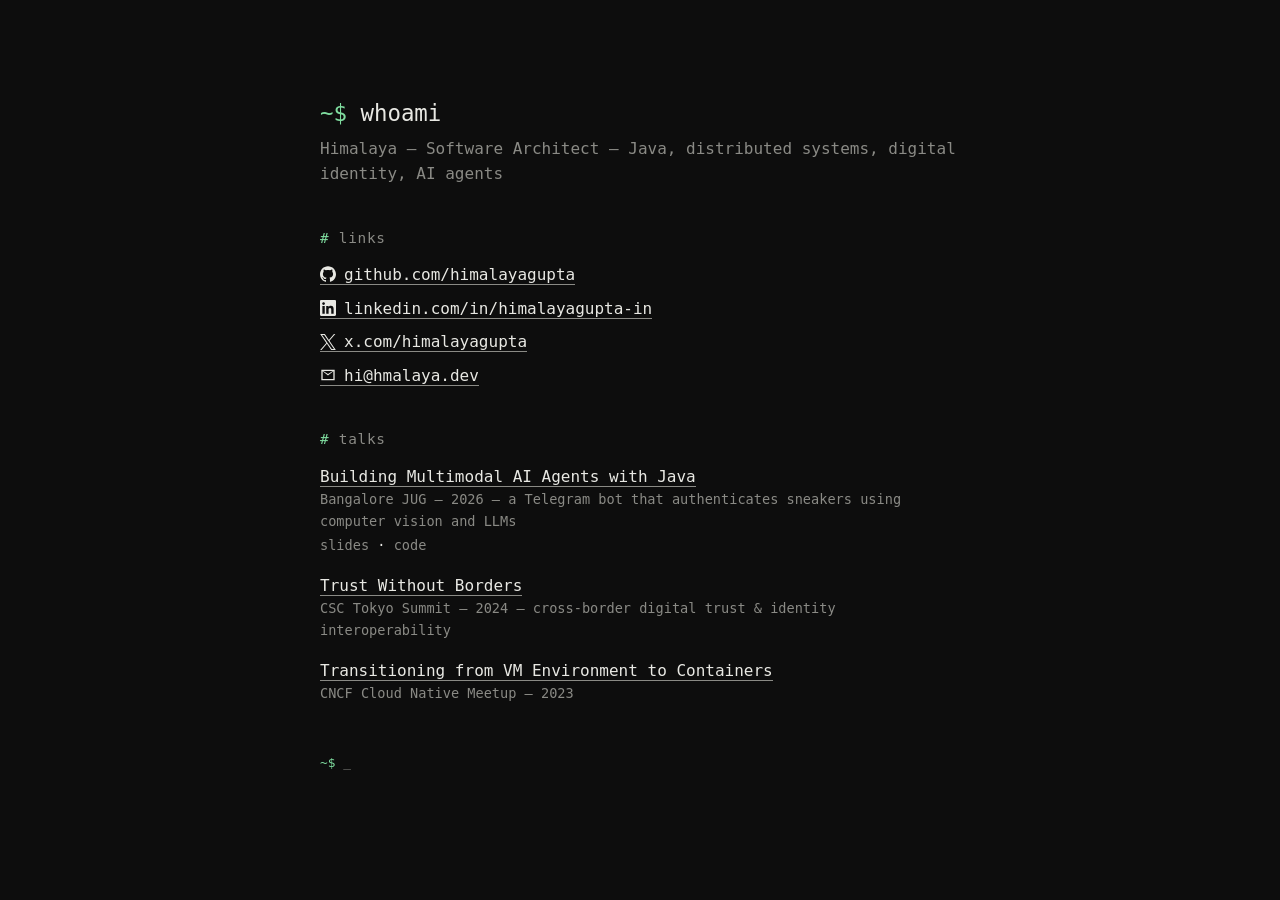
<file: index.html>
<!DOCTYPE html>
<html lang="en">
<head>
<meta charset="UTF-8">
<meta name="viewport" content="width=device-width, initial-scale=1.0">
<title>Himalaya — Software Architect | Java, Distributed Systems, Digital Identity, AI Agents</title>
<meta name="description" content="Himalaya is a Software Architect specializing in Java, distributed systems, digital identity, and AI agents. Talks, writing, and links.">
<meta name="keywords" content="Himalaya, Himalaya Gupta, software architect, Java, distributed systems, digital identity, AI agents, backend engineer, Bangalore">
<meta name="author" content="Himalaya">
<meta name="robots" content="index, follow">
<meta name="theme-color" content="#0d0d0d">
<link rel="canonical" href="https://hmalaya.dev/">

<meta property="og:type" content="website">
<meta property="og:url" content="https://hmalaya.dev/">
<meta property="og:site_name" content="Himalaya">
<meta property="og:title" content="Himalaya — Software Architect">
<meta property="og:description" content="Java, distributed systems, digital identity, AI agents. Talks, writing, and links.">
<meta property="og:image" content="https://hmalaya.dev/assets/og-image.png">
<meta property="og:image:width" content="1200">
<meta property="og:image:height" content="630">
<meta property="og:image:alt" content="Himalaya — Software Architect — Java, distributed systems, digital identity, AI agents">
<meta property="og:locale" content="en_US">

<meta name="twitter:card" content="summary_large_image">
<meta name="twitter:title" content="Himalaya — Software Architect">
<meta name="twitter:description" content="Java, distributed systems, digital identity, AI agents. Talks, writing, and links.">
<meta name="twitter:image" content="https://hmalaya.dev/assets/og-image.png">
<meta name="twitter:creator" content="@himalayagupta">

<link rel="stylesheet" href="style.css">

<script type="application/ld+json">
{
  "@context": "https://schema.org",
  "@type": "Person",
  "name": "Himalaya",
  "url": "https://hmalaya.dev/",
  "jobTitle": "Software Architect",
  "email": "mailto:hi@hmalaya.dev",
  "knowsAbout": ["Java", "Distributed Systems", "Digital Identity", "AI Agents"],
  "sameAs": [
    "https://github.com/himalayagupta",
    "https://www.linkedin.com/in/himalayagupta-in/",
    "https://x.com/himalayagupta"
  ]
}
</script>
</head>
<body>
<main>
  <h1><span class="prompt">~$</span> whoami</h1>
  <p class="tagline">Himalaya — Software Architect — Java, distributed systems, digital identity, AI agents</p>

  <section>
    <h2>links</h2>
    <ul>
      <li><a href="https://github.com/himalayagupta" target="_blank" rel="noopener"><svg class="icon" viewBox="0 0 24 24" aria-hidden="true"><path d="M12 .297c-6.63 0-12 5.373-12 12 0 5.303 3.438 9.8 8.205 11.385.6.113.82-.258.82-.577 0-.285-.01-1.04-.015-2.04-3.338.724-4.042-1.61-4.042-1.61C4.422 18.07 3.633 17.7 3.633 17.7c-1.087-.744.084-.729.084-.729 1.205.084 1.838 1.236 1.838 1.236 1.07 1.835 2.809 1.305 3.495.998.108-.776.417-1.305.76-1.605-2.665-.3-5.466-1.332-5.466-5.93 0-1.31.465-2.38 1.235-3.22-.135-.303-.54-1.523.105-3.176 0 0 1.005-.322 3.3 1.23.96-.267 1.98-.399 3-.405 1.02.006 2.04.138 3 .405 2.28-1.552 3.285-1.23 3.285-1.23.645 1.653.24 2.873.12 3.176.765.84 1.23 1.91 1.23 3.22 0 4.61-2.805 5.625-5.475 5.92.42.36.81 1.096.81 2.22 0 1.606-.015 2.896-.015 3.286 0 .315.21.69.825.57C20.565 22.092 24 17.592 24 12.297c0-6.627-5.373-12-12-12"/></svg>github.com/himalayagupta</a></li>
      <li><a href="https://www.linkedin.com/in/himalayagupta-in/" target="_blank" rel="noopener"><svg class="icon" viewBox="0 0 24 24" aria-hidden="true"><path d="M20.447 20.452h-3.554v-5.569c0-1.328-.027-3.037-1.852-3.037-1.853 0-2.136 1.445-2.136 2.939v5.667H9.351V9h3.414v1.561h.046c.477-.9 1.637-1.85 3.37-1.85 3.601 0 4.267 2.37 4.267 5.455v6.286zM5.337 7.433c-1.144 0-2.063-.926-2.063-2.065 0-1.138.92-2.063 2.063-2.063 1.14 0 2.064.925 2.064 2.063 0 1.139-.925 2.065-2.064 2.065zm1.782 13.019H3.555V9h3.564v11.452zM22.225 0H1.771C.792 0 0 .774 0 1.729v20.542C0 23.227.792 24 1.771 24h20.451C23.2 24 24 23.227 24 22.271V1.729C24 .774 23.2 0 22.222 0h.003z"/></svg>linkedin.com/in/himalayagupta-in</a></li>
      <li><a href="https://x.com/himalayagupta" target="_blank" rel="noopener"><svg class="icon" viewBox="0 0 24 24" aria-hidden="true"><path d="M14.234 10.162 22.977 0h-2.072l-7.591 8.824L7.251 0H.258l9.168 13.343L.258 24H2.33l8.016-9.318L16.749 24h6.993zm-2.837 3.299-.929-1.329L3.076 1.56h3.182l5.965 8.532.929 1.329 7.754 11.09h-3.182z"/></svg>x.com/himalayagupta</a></li>
      <li><a href="mailto:hi@hmalaya.dev"><svg class="icon" viewBox="0 0 24 24" aria-hidden="true"><path d="M2 4h20v16H2V4zm2 2.4V18h16V6.4l-8 6.4-8-6.4zm.8-.4L12 10.5 19.2 6H4.8z"/></svg>hi@hmalaya.dev</a></li>
    </ul>
  </section>

  <section>
    <h2>talks</h2>
    <div class="talk">
      <a class="talk-title" href="https://www.meetup.com/bangalorejug/events/314990831/" target="_blank" rel="noopener">Building Multimodal AI Agents with Java</a>
      <span class="talk-meta">Bangalore JUG — 2026 — a Telegram bot that authenticates sneakers using computer vision and LLMs</span>
      <span class="talk-links"><a href="/talks/multimodal-ai-agents-java/">slides</a> · <a href="https://github.com/himalayagupta/java-meetup-june2026" target="_blank" rel="noopener">code</a></span>
    </div>
    <div class="talk">
      <a class="talk-title" href="https://cloudsignatureconsortium.org/csc-tokyo-summit-trust-without-borders/" target="_blank" rel="noopener">Trust Without Borders</a>
      <span class="talk-meta">CSC Tokyo Summit — 2024 — cross-border digital trust & identity interoperability</span>
    </div>
    <div class="talk">
      <a class="talk-title" href="https://ocgroups.dev/cncf/group/jzp2vbj/event/buxa2p7" target="_blank" rel="noopener">Transitioning from VM Environment to Containers</a>
      <span class="talk-meta">CNCF Cloud Native Meetup — 2023</span>
    </div>
  </section>

  <footer>
    <span class="prompt">~$</span> _
  </footer>
</main>
</body>
</html>
</file>
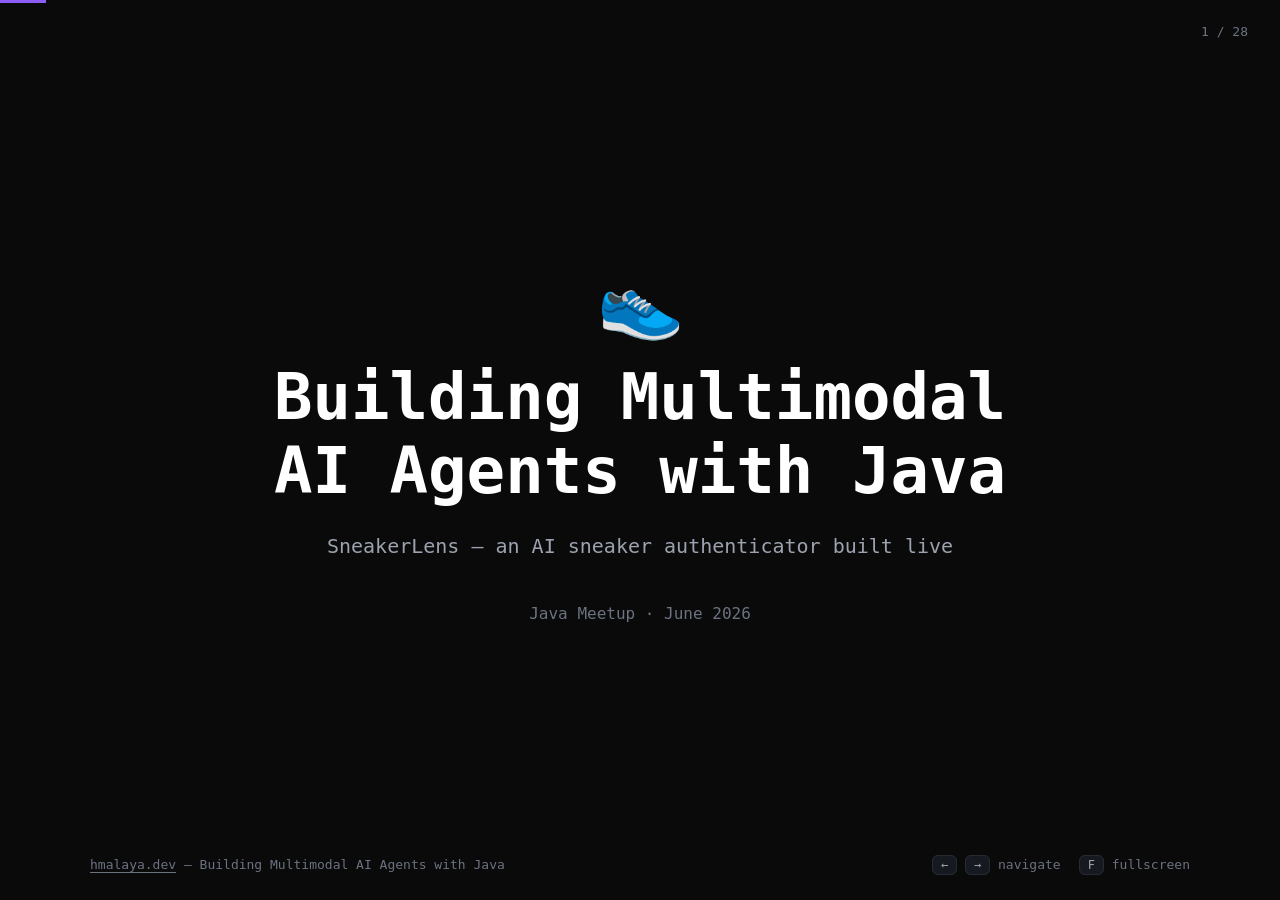
<file: talks/multimodal-ai-agents-java/index.html>
<!DOCTYPE html>
<html lang="en">
<head>
<meta charset="UTF-8">
<meta name="viewport" content="width=device-width, initial-scale=1.0">
<title>Building Multimodal AI Agents with Java — Himalaya</title>
<meta name="description" content="Slides from Himalaya's talk at Bangalore JUG 2026: building a production-grade multimodal AI agent in Java — a Telegram bot that authenticates sneakers using computer vision and LLMs.">
<meta name="robots" content="index, follow">
<link rel="canonical" href="https://hmalaya.dev/talks/multimodal-ai-agents-java/">

<meta property="og:type" content="article">
<meta property="og:url" content="https://hmalaya.dev/talks/multimodal-ai-agents-java/">
<meta property="og:site_name" content="Himalaya">
<meta property="og:title" content="Building Multimodal AI Agents with Java">
<meta property="og:description" content="Talk slides — Bangalore JUG 2026. A production-grade AI agent in Java: a Telegram bot that authenticates sneakers using computer vision and LLMs.">
<meta property="og:image" content="https://hmalaya.dev/assets/og-image.png">
<meta property="og:image:width" content="1200">
<meta property="og:image:height" content="630">

<meta name="twitter:card" content="summary_large_image">
<meta name="twitter:title" content="Building Multimodal AI Agents with Java">
<meta name="twitter:description" content="Talk slides — Bangalore JUG 2026. A production-grade AI agent in Java: a Telegram bot that authenticates sneakers using computer vision and LLMs.">
<meta name="twitter:image" content="https://hmalaya.dev/assets/og-image.png">
<meta name="twitter:creator" content="@himalayagupta">
<style>
    :root {
        --bg: #0a0a0a;
        --card: #111317;
        --card-2: #161a20;
        --border: #262b33;
        --violet: #8b5cf6;
        --violet-light: #a78bfa;
        --green: #4ade80;
        --yellow: #facc15;
        --red: #f87171;
        --text: #e5e7eb;
        --muted: #6b7280;
        --muted-2: #9ca3af;
    }
    * { box-sizing: border-box; }
    html, body {
        margin: 0; padding: 0; height: 100%;
        background: var(--bg);
        color: var(--text);
        font-family: 'SF Mono', 'Cascadia Code', 'Fira Code', Consolas, monospace;
        overflow: hidden;
    }
    #deck { position: relative; width: 100vw; height: 100vh; }
    .slide {
        position: absolute; inset: 0;
        display: none;
        flex-direction: column;
        padding: 64px 90px;
        opacity: 0;
        transition: opacity .25s ease;
    }
    .slide.active { display: flex; opacity: 1; }

    /* ---- Header chip per slide ---- */
    .kicker {
        font-size: 13px; letter-spacing: .2em; text-transform: uppercase;
        color: var(--violet-light); font-weight: 600; margin-bottom: 14px;
        display: flex; align-items: center; gap: 10px;
    }
    .kicker .dot { width: 6px; height: 6px; border-radius: 50%; background: var(--violet-light); }

    h1 { font-size: 52px; margin: 0 0 8px; color: #fff; line-height: 1.15; font-weight: 800; }
    h2 { font-size: 38px; margin: 0 0 28px; color: #fff; font-weight: 800; }
    .subtitle { font-size: 20px; color: var(--muted-2); margin-bottom: 6px; }

    .body { flex: 1; display: flex; flex-direction: column; justify-content: center; gap: 18px; }
    .body.top { justify-content: flex-start; }

    ul.points { list-style: none; padding: 0; margin: 0; display: flex; flex-direction: column; gap: 18px; }
    ul.points li {
        font-size: 24px; color: var(--text); display: flex; gap: 16px; align-items: flex-start;
        line-height: 1.4;
    }
    ul.points li .bullet { color: var(--violet-light); font-size: 20px; margin-top: 4px; }
    ul.points li b { color: #fff; }
    ul.points li .sub { color: var(--muted-2); font-size: 18px; display: block; margin-top: 4px; }

    .grid2 { display: grid; grid-template-columns: 1fr 1fr; gap: 28px; flex: 1; align-items: stretch; }
    .grid3 { display: grid; grid-template-columns: 1fr 1fr 1fr; gap: 24px; flex: 1; }

    .card {
        background: var(--card); border: 1px solid var(--border); border-radius: 18px;
        padding: 28px; display: flex; flex-direction: column; gap: 10px;
    }
    .card h3 { margin: 0 0 6px; font-size: 20px; color: #fff; }
    .card p, .card li { font-size: 16px; color: var(--muted-2); line-height: 1.55; }
    .card.green { border-color: #16653488; background: linear-gradient(135deg, #052e1622, #14532d11); }
    .card.red { border-color: #dc262688; background: linear-gradient(135deg, #1c050522, #450a0a11); }
    .card.violet { border-color: #8b5cf688; background: linear-gradient(135deg, #2e1065aa11, #1e1b4baa11); }

    code, .code {
        font-family: inherit; background: #1a1d24; border: 1px solid var(--border);
        border-radius: 8px; padding: 2px 8px; color: var(--green); font-size: 0.9em;
    }
    pre.code-block {
        background: #0d0f13; border: 1px solid var(--border); border-radius: 14px;
        padding: 22px 26px; font-size: 17px; line-height: 1.6; overflow: auto;
        color: #d1d5db; flex: 1; margin: 0;
    }
    pre.code-block .kw { color: #a78bfa; }
    pre.code-block .str { color: #4ade80; }
    pre.code-block .com { color: #6b7280; font-style: italic; }
    pre.code-block .typ { color: #60a5fa; }
    pre.code-block .met { color: #facc15; }

    /* ---- Special slide types ---- */
    .slide.code-switch { align-items: center; justify-content: center; text-align: center; }
    .slide.code-switch .badge {
        font-size: 15px; letter-spacing: .25em; text-transform: uppercase;
        background: #1a1320; border: 1px solid #4c1d95; color: var(--violet-light);
        padding: 10px 24px; border-radius: 999px; margin-bottom: 28px; font-weight: 700;
    }
    .slide.code-switch .icon { font-size: 90px; margin-bottom: 10px; }
    .slide.code-switch h1 { font-size: 46px; }
    .slide.code-switch .file-path {
        margin-top: 22px; font-size: 20px; color: var(--green);
        background: #0d0f13; border: 1px solid var(--border); border-radius: 10px;
        padding: 12px 22px; display: inline-block;
    }
    .slide.code-switch .hint { color: var(--muted-2); font-size: 18px; margin-top: 18px; max-width: 700px; }

    .slide.demo { align-items: center; justify-content: center; text-align: center; }
    .slide.demo .badge {
        font-size: 15px; letter-spacing: .25em; text-transform: uppercase;
        background: #052e16; border: 1px solid #16653488; color: var(--green);
        padding: 10px 24px; border-radius: 999px; margin-bottom: 28px; font-weight: 700;
    }

    .slide.title { align-items: center; justify-content: center; text-align: center; }
    .slide.title h1 { font-size: 64px; }
    .slide.title .emoji { font-size: 70px; margin-bottom: 18px; }

    .footer-meta {
        position: absolute; bottom: 28px; left: 90px; right: 90px;
        display: flex; justify-content: space-between; align-items: center;
        font-size: 13px; color: var(--muted);
    }
    .progress-track { position: absolute; top: 0; left: 0; height: 3px; background: var(--violet); transition: width .25s; z-index: 10; }

    .nav-hint { display: flex; gap: 18px; }
    .nav-hint kbd {
        background: var(--card-2); border: 1px solid var(--border); border-radius: 6px;
        padding: 2px 8px; font-size: 12px; color: var(--muted-2);
    }

    /* slide counter top right */
    #counter {
        position: fixed; top: 24px; right: 32px; font-size: 13px; color: var(--muted); z-index: 20;
    }

    .two-col-list { columns: 2; column-gap: 40px; }
    .two-col-list li { margin-bottom: 14px; }

    table.compare { width: 100%; border-collapse: collapse; font-size: 17px; }
    table.compare th, table.compare td { border: 1px solid var(--border); padding: 12px 16px; text-align: left; }
    table.compare th { color: #fff; background: var(--card-2); font-size: 14px; text-transform: uppercase; letter-spacing: .05em; }
    table.compare td { color: var(--muted-2); }
    table.compare td.yes { color: var(--green); }
    table.compare td.no { color: var(--red); }

    .arch-row { display: flex; align-items: center; justify-content: center; gap: 14px; flex: 1; }
    .arch-box {
        background: var(--card); border: 1px solid var(--border); border-radius: 16px;
        padding: 22px 26px; text-align: center; min-width: 170px;
    }
    .arch-box .label { font-size: 13px; color: var(--muted); text-transform: uppercase; letter-spacing: .08em; margin-bottom: 6px; }
    .arch-box .name { font-size: 18px; color: #fff; font-weight: 700; }
    .arch-box .meta { font-size: 13px; color: var(--muted-2); margin-top: 4px; }
    .arch-box.local { border-color: #16653488; }
    .arch-box.cloud { border-color: #8b5cf688; }
    .arch-arrow { color: var(--muted); font-size: 26px; }

    /* ---- Layered production architecture diagram ---- */
    .stack { display: flex; flex-direction: column; gap: 8px; flex: 1; justify-content: center; }
    .stack-row { display: flex; justify-content: center; gap: 16px; }
    .stack-arrow { text-align: center; color: var(--muted); font-size: 20px; line-height: 1; margin: 0; }
    .svc-box {
        background: var(--card); border: 1px solid var(--border); border-radius: 14px;
        padding: 14px 20px; text-align: center; min-width: 150px;
    }
    .svc-box .name { font-size: 15px; color: #fff; font-weight: 700; }
    .svc-box .meta { font-size: 11.5px; color: var(--muted-2); margin-top: 3px; }
    .svc-box.edge { border-color: #ca8a0488; }
    .svc-box.compute { border-color: #8b5cf688; }
    .svc-box.data { border-color: #16653488; }
    .svc-box.secret { border-color: #dc262688; }
    .svc-box.ext { border-color: #2563eb88; border-style: dashed; }
    .tls-tag {
        font-size: 11px; color: var(--green); background: #052e16; border: 1px solid #16653488;
        border-radius: 999px; padding: 2px 10px; display: inline-block;
    }

    .bug-card { border-left: 4px solid var(--red); }
    .bug-card .fix { color: var(--green); margin-top: 8px; }
    .bug-card .fix b { color: var(--green); }

    .stat-big { font-size: 56px; font-weight: 800; color: #fff; }
    .stat-label { font-size: 14px; color: var(--muted-2); text-transform: uppercase; letter-spacing: .08em; }

    /* ---- Escalation ladder (tier cards) ---- */
    .ladder { display: flex; flex-direction: column; gap: 14px; flex: 1; justify-content: center; }
    .tier-card {
        display: flex; align-items: center; gap: 24px;
        background: var(--card); border: 1px solid var(--border); border-radius: 16px;
        padding: 20px 28px;
    }
    .tier-card .tier-num {
        font-size: 28px; font-weight: 800; color: var(--muted); min-width: 38px; text-align: center;
    }
    .tier-card.tier-1 { border-left: 4px solid #60a5fa; }
    .tier-card.tier-2 { border-left: 4px solid #facc15; }
    .tier-card.tier-3 { border-left: 4px solid var(--violet); }
    .tier-card .tier-title { font-size: 19px; color: #fff; font-weight: 700; margin-bottom: 4px; }
    .tier-card .tier-trigger { font-size: 15px; color: var(--muted-2); margin-bottom: 6px; }
    .tier-card .tier-example {
        font-size: 13.5px; color: var(--green); background: #052e1655;
        border: 1px solid #16653455; border-radius: 8px; padding: 4px 10px; display: inline-block;
    }
    .ladder-arrow { text-align: center; color: var(--muted); font-size: 18px; }

    /* ---- Checklist grid (2x2 criteria) ---- */
    .checklist-grid { display: grid; grid-template-columns: 1fr 1fr; gap: 26px; flex: 1; }
    .check-card {
        background: var(--card); border: 1px solid var(--border); border-radius: 16px;
        padding: 36px 40px;
        display: flex; flex-direction: column; justify-content: center;
    }
    .check-card .q { font-size: 26px; color: #fff; font-weight: 700; margin-bottom: 16px; }
    .check-card .a { font-size: 19px; color: var(--muted-2); line-height: 1.6; }

    .card-img {
        width: 100%; aspect-ratio: 16/9; object-fit: cover;
        border-radius: 12px; border: 1px solid var(--border);
        margin-bottom: 6px;
    }
</style>
</head>
<body>

<div id="counter"></div>
<div class="progress-track" id="progressTrack"></div>

<div id="deck">

    <!-- 1. TITLE -->
    <section class="slide title">
        <div class="emoji">👟</div>
        <h1>Building Multimodal<br>AI Agents with Java</h1>
        <p class="subtitle" style="margin-top:18px;">SneakerLens — an AI sneaker authenticator built live</p>
        <p style="color:var(--muted); margin-top:40px;">Java Meetup · June 2026</p>
    </section>

    <!-- 2. AGENDA -->
    <section class="slide">
        <div class="kicker"><span class="dot"></span>Agenda</div>
        <h2>What we'll cover in the next hour</h2>
        <div class="body top">
            <ul class="points">
                <li><span class="bullet">01</span><div><b>Intro</b><span class="sub">Why sneaker authentication, why this matters</span></div></li>
                <li><span class="bullet">02</span><div><b>Agentic · Multimodal · Hybrid</b><span class="sub">What these words actually mean, when to use each, when to avoid</span></div></li>
                <li><span class="bullet">03</span><div><b>Demo architecture</b><span class="sub">The 3-step pipeline: local guardrail → identify → authenticate</span></div></li>
                <li><span class="bullet">04</span><div><b>Code walkthrough</b><span class="sub">Switching to VS Code — the real implementation</span></div></li>
                <li><span class="bullet">05</span><div><b>Live demo</b><span class="sub">Upload real sneakers, watch the agent work</span></div></li>
                <li><span class="bullet">06</span><div><b>Lessons learned</b><span class="sub">The real bugs we hit building this — more useful than a clean happy path</span></div></li>
                <li><span class="bullet">07</span><div><b>Q&amp;A</b></div></li>
            </ul>
        </div>
    </section>

    <!-- 3. INTRO HOOK -->
    <section class="slide">
        <div class="kicker"><span class="dot"></span>Intro</div>
        <h2>The problem: sneaker fakes are everywhere</h2>
        <div class="body">
            <ul class="points">
                <li><span class="bullet">→</span><div>Counterfeit sneaker resale is a multi-billion dollar problem globally — and growing fast in the Indian resale market</div></li>
                <li><span class="bullet">→</span><div>Authentication today requires <b>human experts</b> who look at stitching, fonts, materials — knowledge that took years to build</div></li>
                <li><span class="bullet">→</span><div>What if a multimodal LLM could do a first-pass check, instantly, from a phone photo?</div></li>
                <li><span class="bullet">→</span><div>That's <b>SneakerLens</b> — and building it taught me more about agentic system design than any tutorial</div></li>
            </ul>
        </div>
    </section>

    <!-- 3b. OLX SCENARIO -->
    <section class="slide">
        <div class="kicker"><span class="dot"></span>Intro</div>
        <h2>A familiar scenario: buying sneakers off OLX</h2>
        <div class="body">
            <div class="grid2">
                <div class="card red">
                    <img class="card-img" src="assets/manual-inspection.jpeg" alt="Manual sneaker inspection — squinting at photos, checking forums, gut feeling">
                    <h3>😬 Today — manual inspection</h3>
                    <ul style="padding-left: 18px; line-height: 1.6;">
                        <li>Zoom into seller photos, squint at the logo font</li>
                        <li>Cross-check a forum post or "spot the fake" video</li>
                        <li><b>Result:</b> gut feeling — inconsistent, unexplainable</li>
                    </ul>
                </div>
                <div class="card green">
                    <img class="card-img" src="assets/agent-pipeline.png" alt="Agent pipeline — local check, identify, re-ground, structured verdict">
                    <h3>✅ As an agent — same photos</h3>
                    <ul style="padding-left: 18px; line-height: 1.6;">
                        <li><b>Step 0:</b> local model confirms it's actually footwear</li>
                        <li><b>Step 1 → 2:</b> identify the model, then re-ground on <i>that model's</i> specific tells</li>
                        <li><b>Result:</b> structured verdict + evidence — every time, the same way</li>
                    </ul>
                </div>
            </div>
            <p style="text-align:center; color:var(--muted-2); margin-top: 6px;">
                Notice the shape of Step 1 → Step 2: identify <i>first</i>, then use that identity to know what to look for. That two-step reasoning is exactly what "agentic" means — and it's what we're about to define properly.
            </p>
        </div>
    </section>

    <!-- 4. WHAT IS AN AGENT -->
    <section class="slide">
        <div class="kicker"><span class="dot"></span>Concepts</div>
        <h2>What actually makes something "agentic"?</h2>
        <div class="body">
            <div class="card violet">
                <h3>It's not just "calling an LLM"</h3>
                <p>A single prompt → single response is <b>not</b> an agent. It's a function call.</p>
            </div>
            <ul class="points">
                <li><span class="bullet">✓</span><div>An <b>agent</b> exists when one model's output <b>changes what happens next</b> — a different prompt, a different tool, a different path</div></li>
                <li><span class="bullet">✓</span><div>In SneakerLens: Step 1 identifies <code>"Nike Air Jordan 1"</code> → that exact string gets <b>woven into</b> Step 2's system prompt, changing what Step 2 looks for</div></li>
                <li><span class="bullet">✓</span><div>That's the whole trick. No framework magic — just code-controlled branching driven by a prior LLM call's output</div></li>
            </ul>
        </div>
    </section>

    <!-- 5. ESCALATION LADDER -->
    <section class="slide">
        <div class="kicker"><span class="dot"></span>Concepts</div>
        <h2>Three tiers — only escalate when you actually need to</h2>
        <div class="ladder">
            <div class="tier-card tier-1">
                <div class="tier-num">1</div>
                <div>
                    <div class="tier-title">Single LLM call</div>
                    <div class="tier-trigger">You know exactly what to ask, and one request gives you everything you need — no follow-up decisions required.</div>
                    <span class="tier-example">e.g. classify, summarize, extract a field, answer a question</span>
                </div>
            </div>
            <div class="ladder-arrow">↓ escalate only if step 1 isn't enough</div>
            <div class="tier-card tier-2">
                <div class="tier-num">2</div>
                <div>
                    <div class="tier-title">Workflow (code-orchestrated)</div>
                    <div class="tier-trigger">Multiple steps are needed, but <b>you</b> already know the order and logic ahead of time — the model doesn't need to "decide" anything about the flow.</div>
                    <span class="tier-example">e.g. validate input → call LLM → save to DB → send a notification</span>
                </div>
            </div>
            <div class="ladder-arrow">↓ escalate only if the next step's logic genuinely depends on a prior LLM result</div>
            <div class="tier-card tier-3">
                <div class="tier-num">3</div>
                <div>
                    <div class="tier-title">Agent</div>
                    <div class="tier-trigger">One step's <b>output</b> changes <b>what you ask</b> in the next step — not just what data you pass, but the actual question/prompt itself.</div>
                    <span class="tier-example">SneakerLens: Step 1 says "Air Jordan 1" → that string is woven into Step 2's system prompt, changing what it looks for</span>
                </div>
            </div>
        </div>
        <p style="text-align:center; color:var(--muted-2); margin-top: 16px;">
            Most "agent" demos online are actually Tier 1 or 2 wearing a fancier name. The real signal is whether the <i>question changes</i>, not just the data.
        </p>
    </section>

    <!-- 5b. SHOULD YOU EVEN BUILD AN AGENT -->
    <section class="slide">
        <div class="kicker"><span class="dot"></span>Concepts</div>
        <h2>Before reaching for Tier 3, check all four</h2>
        <div class="checklist-grid">
            <div class="check-card">
                <div class="q">🧩 Complexity</div>
                <div class="a">Is the task genuinely multi-step and hard to fully specify in advance? ("Turn this design doc into a PR" — yes. "Extract the title from this PDF" — no, that's Tier 1.)</div>
            </div>
            <div class="check-card">
                <div class="q">💰 Value</div>
                <div class="a">Does the outcome justify the extra cost and latency? Agents are slower and pricier than a single call — that has to be worth it.</div>
            </div>
            <div class="check-card">
                <div class="q">🎯 Viability</div>
                <div class="a">Is the model actually capable at this specific task type? Sneaker authentication leans on strong vision + domain knowledge — Gemini can do it. Not every task is a good fit yet.</div>
            </div>
            <div class="check-card">
                <div class="q">🛟 Cost of error</div>
                <div class="a">Can mistakes be caught and recovered from? Tests, human review, rollback. If a wrong answer is expensive and silent, that's a reason to stay simpler.</div>
            </div>
        </div>
        <p style="text-align:center; color:var(--muted-2); margin-top: 16px;">
            If the answer to <b>any one</b> of these is "no," stay at a simpler tier — a workflow or a single call will serve you better than an agent.
        </p>
    </section>

    <!-- 6. MULTIMODAL -->
    <section class="slide">
        <div class="kicker"><span class="dot"></span>Concepts</div>
        <h2>Multimodal: not just text in, text out</h2>
        <div class="body">
            <div class="grid2">
                <div class="card">
                    <h3>What it means here</h3>
                    <p>Gemini 2.5 Flash takes <b>images + text in the same request</b>. No separate OCR step, no separate vision model glued on with string parsing.</p>
                    <p>We send up to 4 photos (top / side / sole / label) as <code>Part.fromBytes()</code> alongside the prompt text — one request, native understanding of both.</p>
                </div>
                <div class="card">
                    <h3>Why it matters for this use case</h3>
                    <p>Authentication is inherently visual: stitching density, font kerning on logos, sole texture — things a human expert <i>looks at</i>, not reads.</p>
                    <p>A text-only LLM literally cannot do this task. Multimodal isn't a nice-to-have here — it's the entire premise.</p>
                </div>
            </div>
        </div>
    </section>

    <!-- 7. HYBRID ARCHITECTURE -->
    <section class="slide">
        <div class="kicker"><span class="dot"></span>Concepts</div>
        <h2>Hybrid: local model + cloud LLM</h2>
        <div class="body">
            <ul class="points">
                <li><span class="bullet">→</span><div><b>The idea:</b> not every check needs a $$ multimodal LLM call. A cheap, fast, local model can pre-filter before the expensive call happens</div></li>
                <li><span class="bullet">→</span><div>In SneakerLens: a local <b>ResNet18 (ImageNet)</b> classifier checks "is this even a shoe?" <b>before</b> Gemini is called at all</div></li>
                <li><span class="bullet">→</span><div>Cost asymmetry: local inference ≈ free + ~0.2s. A rejected Gemini call still would've cost tokens + 5-10s of latency</div></li>
            </ul>
            <div class="card green" style="margin-top: 10px;">
                <h3>When to reach for this pattern</h3>
                <p>Whenever a cheap signal can reject obviously-bad input before your expensive step runs: image quality checks, language detection, profanity filters, "is this even on-topic" gates.</p>
            </div>
        </div>
    </section>

    <!-- 8. WHEN TO AVOID HYBRID -->
    <section class="slide">
        <div class="kicker"><span class="dot"></span>Concepts</div>
        <h2>When to avoid the hybrid pattern</h2>
        <div class="body">
            <div class="grid2">
                <div class="card red">
                    <h3>Skip it when…</h3>
                    <ul style="padding-left: 18px;">
                        <li>Traffic volume is low — the engineering cost of running a second model outweighs savings</li>
                        <li>The "cheap" model needs constant retraining/tuning to stay accurate — now you have two ML systems to maintain</li>
                        <li>Latency budget doesn't allow a sequential local-then-cloud hop</li>
                    </ul>
                </div>
                <div class="card green">
                    <h3>Use it when…</h3>
                    <ul style="padding-left: 18px;">
                        <li>A pretrained, off-the-shelf model already solves your filter (like ImageNet for "is this a shoe")</li>
                        <li>You expect meaningful volume of bad/abusive input</li>
                        <li>Cost-per-call on the expensive step is high enough to justify the guardrail</li>
                    </ul>
                </div>
            </div>
        </div>
    </section>

    <!-- 9. DEMO ARCHITECTURE -->
    <section class="slide">
        <div class="kicker"><span class="dot"></span>Architecture</div>
        <h2>SneakerLens: the full pipeline</h2>
        <div class="body">
            <div class="arch-row">
                <div class="arch-box"><div class="label">Input</div><div class="name">📷 1–4 Photos</div></div>
                <div class="arch-arrow">→</div>
                <div class="arch-box local"><div class="label">Step 0 · Local</div><div class="name">ResNet18</div><div class="meta">"Is this a shoe?" · ~0.2s · free</div></div>
                <div class="arch-arrow">→</div>
                <div class="arch-box cloud"><div class="label">Step 1 · Gemini</div><div class="name">Identify</div><div class="meta">Brand, model, colorway, year</div></div>
                <div class="arch-arrow">→</div>
                <div class="arch-box cloud"><div class="label">Step 2 · Gemini</div><div class="name">Authenticate</div><div class="meta">Verdict, condition, resale (₹)</div></div>
            </div>
            <p style="text-align:center; color: var(--muted-2); margin-top: 20px;">
                Step 1's output (e.g. <code>"Air Jordan 1"</code>) is woven into Step 2's <b>system prompt</b> — that's the agentic part.
            </p>
        </div>
    </section>

    <!-- 10. TECH STACK -->
    <section class="slide">
        <div class="kicker"><span class="dot"></span>Architecture</div>
        <h2>The Java stack, end to end</h2>
        <div class="body">
            <div class="grid3">
                <div class="card">
                    <h3>🌱 Spring Boot 3.4</h3>
                    <p>Web MVC + Thymeleaf for server-rendered UI. JPA + MariaDB for users &amp; analysis history. HttpSession for auth.</p>
                </div>
                <div class="card">
                    <h3>🤖 Gemini Calls</h3>
                    <p><code>com.google.genai</code> SDK directly (API key, not Vertex). <code>spring-ai-model</code>'s <code>BeanOutputConverter</code> for structured JSON output.</p>
                </div>
                <div class="card">
                    <h3>🧠 Local Model</h3>
                    <p>DJL (Deep Java Library) + PyTorch engine running a pretrained ResNet18 — pure Java, no Python sidecar process.</p>
                </div>
            </div>
        </div>
    </section>

    <!-- 11. CODE SWITCH: Domain Models -->
    <section class="slide code-switch">
        <div class="badge">💻 Switch to VS Code</div>
        <div class="icon">📦</div>
        <h1>The domain models</h1>
        <p class="hint">Records as the contract Gemini's JSON has to match — <code>@JsonPropertyDescription</code> becomes the schema sent to the model</p>
        <div class="file-path">model/SneakerIdentity.java · model/AuthenticityVerdict.java</div>
    </section>

    <!-- 12. CODE SWITCH: PromptBuilder -->
    <section class="slide code-switch">
        <div class="badge">💻 Switch to VS Code</div>
        <div class="icon">✍️</div>
        <h1>The dynamic prompt</h1>
        <p class="hint">This is where the "agent" actually happens — Step 1's identity gets formatted directly into Step 2's system prompt string</p>
        <div class="file-path">service/PromptBuilder.java</div>
    </section>

    <!-- 13. CODE SWITCH: Agent Service -->
    <section class="slide code-switch">
        <div class="badge">💻 Switch to VS Code</div>
        <div class="icon">🔗</div>
        <h1>The two-step chain</h1>
        <p class="hint">Guardrail → Step 1 → Step 2. Plus the retry-with-backoff wrapper for Gemini's transient 503s</p>
        <div class="file-path">service/SneakerAgentService.java</div>
    </section>

    <!-- 14. CODE SWITCH: Guardrail -->
    <section class="slide code-switch">
        <div class="badge">💻 Switch to VS Code</div>
        <div class="icon">🛡️</div>
        <h1>The local guardrail</h1>
        <p class="hint">DJL Criteria builder loading a pretrained ResNet18 — runs once at startup, predicts per-upload at request time</p>
        <div class="file-path">service/ShoeGuardrailService.java</div>
    </section>

    <!-- 15. DEMO SLIDE -->
    <section class="slide demo">
        <div class="badge">🎬 Live Demo</div>
        <h1>Let's break it on stage</h1>
        <p class="hint" style="color:var(--muted-2); font-size: 20px; max-width: 600px; margin-top: 14px;">
            Login → upload real sneaker photos → watch Step 0 / 1 / 2 run live → check the admin dashboard
        </p>
    </section>

    <!-- 16. LESSONS: Array bug -->
    <section class="slide">
        <div class="kicker"><span class="dot"></span>Lessons Learned</div>
        <h2>Bug #1 — Gemini returned an array, not an object</h2>
        <div class="body">
            <div class="card bug-card">
                <h3>What happened</h3>
                <p>Uploaded photos contained two visually distinct sneakers. Gemini "helpfully" described both — as a JSON <b>array</b> of two identity objects. Our schema expected exactly one. Jackson threw <code>MismatchedInputException</code> and the whole analysis crashed.</p>
                <p class="fix"><b>Fix:</b> explicit prompt instruction ("always one object, never an array") + defensive code that unwraps an array and takes the first element rather than crashing.</p>
            </div>
        </div>
    </section>

    <!-- 17. LESSONS: refresh bug -->
    <section class="slide">
        <div class="kicker"><span class="dot"></span>Lessons Learned</div>
        <h2>Bug #2 — refresh kept re-running the whole analysis</h2>
        <div class="body">
            <div class="card bug-card">
                <h3>What happened</h3>
                <p>The POST handler returned the result view directly. Browser's last action stayed a <code>POST</code> — hitting refresh (or even our own "reload" button) silently resubmitted the form, re-running both Gemini calls.</p>
                <p class="fix"><b>Fix:</b> classic POST → Redirect → GET. Then went further: AJAX <code>fetch()</code> submission so the page never navigates at all — uploaded photos survive across errors and re-analysis too.</p>
            </div>
        </div>
    </section>

    <!-- 18. LESSONS: model drift -->
    <section class="slide">
        <div class="kicker"><span class="dot"></span>Lessons Learned</div>
        <h2>Bug #3 — the model underneath you can just... change</h2>
        <div class="body">
            <div class="card bug-card">
                <h3>What happened</h3>
                <p><code>gemini-2.0-flash</code> started returning <b>404 — model no longer available</b> mid-build, with no code change on our side. A different model also briefly hit a free-tier quota of <code>limit: 0</code>.</p>
                <p>This isn't a Gemini-specific quirk — it's the industry norm. <b>OpenAI</b> deprecates and retires model snapshots constantly (<code>gpt-4-0314</code>, <code>gpt-4-32k</code>, multiple <code>preview</code> tags gone within months). Anthropic and Google do the same on a slower cadence.</p>
                <p class="fix"><b>Fix:</b> moved to <code>gemini-2.5-flash</code>, added retry-with-exponential-backoff for transient <code>503</code>/<code>429</code>s, and — the real lesson — <b>never hardcode a model ID as a fact you can forget about.</b> Treat it as a config value you'll revisit, the same way you'd treat a third-party API version string.</p>
            </div>
        </div>
    </section>

    <!-- 19. TOKEN ECONOMICS -->
    <section class="slide">
        <div class="kicker"><span class="dot"></span>Cost &amp; Economics</div>
        <h2>What does one analysis actually cost?</h2>
        <div class="body">
            <div class="grid3">
                <div class="card">
                    <div class="stat-label">Step 0 · Local</div>
                    <div class="stat-big" style="color:var(--green);">₹0</div>
                    <p>Runs on your own CPU. No API cost, ~0.2-0.7s.</p>
                </div>
                <div class="card">
                    <div class="stat-label">Step 1 · Identify</div>
                    <div class="stat-big" style="color:var(--violet-light);">~1.5-3K</div>
                    <p>tokens (input-heavy — images dominate the cost)</p>
                </div>
                <div class="card">
                    <div class="stat-label">Step 2 · Authenticate</div>
                    <div class="stat-big" style="color:var(--violet-light);">~2-4K</div>
                    <p>tokens (more output — evidence, verdict, resale)</p>
                </div>
            </div>
            <p style="text-align:center; color:var(--muted-2); margin-top: 10px;">Shown live in the app's own "Agent Token Usage" panel — built so the audience can see the real cost, not a guess.</p>
        </div>
    </section>

    <!-- 19b. HOW IMAGES BECOME TOKENS -->
    <section class="slide">
        <div class="kicker"><span class="dot"></span>Cost &amp; Economics</div>
        <h2>How does an image become "tokens"?</h2>
        <div class="body">
            <ul class="points">
                <li><span class="bullet">→</span><div>Gemini tiles each image into fixed chunks — roughly <b>258 tokens per tile</b> for images ≤384×384; bigger photos get split into multiple tiles. A typical phone photo can run 1-2 tiles.</div></li>
                <li><span class="bullet">→</span><div>Today, SneakerLens sends raw bytes inline via <code>Part.fromBytes()</code> — JSON over HTTP requires this to travel as <b>base64</b> on the wire (~33% size inflation over raw bytes).</div></li>
                <li><span class="bullet">→</span><div><b>The expensive mistake:</b> we send all 4 photos in Step 1, <i>then send the same 4 photos again</i> in Step 2 — full image-token cost paid twice for identical bytes.</div></li>
            </ul>
            <div class="card violet">
                <h3>The fix we didn't ship (yet)</h3>
                <p>Gemini's <b>Files API</b> lets you upload media once, get back a file reference, and pass that reference into multiple <code>generateContent</code> calls (valid 48h) — pay the upload cost once, not per step.</p>
            </div>
        </div>
    </section>

    <!-- 19c. URI REFERENCE VS BASE64 -->
    <section class="slide">
        <div class="kicker"><span class="dot"></span>Cost &amp; Economics</div>
        <h2>Inline bytes vs. URI reference — does it matter?</h2>
        <div class="body">
            <table class="compare">
                <tr><th>Approach</th><th>How it works</th><th>Tradeoff</th></tr>
                <tr><td><b>Inline base64</b><br><span style="color:var(--muted)">(what we do today)</span></td><td>Image bytes embedded directly in the JSON request body</td><td class="no">Simple, but re-sent on every call — bigger payloads, more latency, no reuse</td></tr>
                <tr><td><b>Files API reference</b><br><span style="color:var(--muted)">(Gemini Developer API)</span></td><td>Upload once → get a <code>file://</code> handle → reference it in N calls</td><td class="yes">Upload cost paid once across our 2-step chain; smaller request bodies</td></tr>
                <tr><td><b>GCS URI</b><br><span style="color:var(--muted)">(Vertex AI only)</span></td><td>Point Gemini at <code>gs://bucket/photo.jpg</code> directly</td><td class="yes">No re-upload at all if the file already lives in GCS; needs Vertex AI, not the plain API key</td></tr>
                <tr><td><b>S3 URI</b></td><td>Not natively supported by Gemini</td><td class="no">Google's stack only understands GCS — an S3 file has to be copied/proxied first</td></tr>
            </table>
            <p style="text-align:center; color:var(--muted-2); margin-top: 14px;">For a 2-step agent chain reusing the same photos, Files API is the easy win — it's a same-vendor, same-API-key change.</p>
        </div>
    </section>

    <!-- 19d. PRODUCTION ARCHITECTURE -->
    <section class="slide">
        <div class="kicker"><span class="dot"></span>Going to Production</div>
        <h2>What this looks like as a real GCP deployment</h2>
        <div class="stack">
            <div class="stack-row">
                <div class="svc-box edge"><div class="name">🌐 Browser / Mobile</div></div>
            </div>
            <div class="stack-arrow">↓ <span class="tls-tag">TLS 1.3</span></div>
            <div class="stack-row">
                <div class="svc-box edge"><div class="name">Cloud Load Balancer</div><div class="meta">TLS termination · Cloud Armor (WAF/DDoS)</div></div>
            </div>
            <div class="stack-arrow">↓ <span class="tls-tag">HTTPS</span></div>
            <div class="stack-row">
                <div class="svc-box compute"><div class="name">Cloud Run</div><div class="meta">Spring Boot container · autoscaled · stateless instances</div></div>
            </div>
            <div class="stack-arrow">↓</div>
            <div class="stack-row">
                <div class="svc-box data"><div class="name">Cloud SQL</div><div class="meta">MySQL/MariaDB · users + analyses</div></div>
                <div class="svc-box data"><div class="name">Memorystore (Redis)</div><div class="meta">Spring Session store · replaces in-memory HttpSession</div></div>
                <div class="svc-box data"><div class="name">Cloud Storage (GCS)</div><div class="meta">Uploaded sneaker photos</div></div>
                <div class="svc-box secret"><div class="name">Secret Manager</div><div class="meta">Gemini API key · DB credentials</div></div>
            </div>
            <div class="stack-arrow">↓ <span class="tls-tag">HTTPS</span></div>
            <div class="stack-row">
                <div class="svc-box ext"><div class="name">🤖 Gemini API</div><div class="meta">External call, over the public internet</div></div>
            </div>
        </div>
        <p style="text-align:center; color:var(--muted-2); margin-top: 4px;">
            Key change from today's demo: <b>Redis-backed sessions</b> — our current <code>HttpSession</code> lives in one JVM's memory and breaks the moment Cloud Run scales past 1 instance.
        </p>
    </section>

    <!-- 19e. ENCRYPTION: REST VS TRANSIT -->
    <section class="slide">
        <div class="kicker"><span class="dot"></span>Going to Production</div>
        <h2>Encryption: at rest vs. in transit</h2>
        <div class="body">
            <div class="grid2">
                <div class="card green">
                    <h3>🔒 In transit</h3>
                    <p>Data moving <i>between</i> systems — browser↔LB, LB↔Cloud Run, Cloud Run↔Cloud SQL, Cloud Run↔Gemini.</p>
                    <ul style="padding-left: 18px;">
                        <li>TLS everywhere, no exceptions — including internal hops</li>
                        <li>Cloud SQL: enforce SSL or use the <b>Cloud SQL Auth Proxy</b> (mTLS, no manual cert management)</li>
                        <li>Gemini calls already go over HTTPS by default — nothing extra to configure</li>
                    </ul>
                </div>
                <div class="card violet">
                    <h3>🗄️ At rest</h3>
                    <p>Data sitting <i>still</i> — on disk in Cloud SQL, objects in GCS, Redis snapshots.</p>
                    <ul style="padding-left: 18px;">
                        <li>Google-managed encryption is <b>on by default</b> for Cloud SQL, GCS, Memorystore — no extra setup</li>
                        <li>Stricter compliance (e.g. PII, finance)? Use <b>CMEK</b> — Customer-Managed Encryption Keys via Cloud KMS, so you control key rotation/revocation</li>
                        <li>Sneaker photos are low-sensitivity, but user phone numbers in <code>users</code> table are exactly the kind of field CMEK is meant for</li>
                    </ul>
                </div>
            </div>
            <p style="text-align:center; color:var(--muted-2); margin-top: 6px;">
                Rule of thumb: <b>in transit</b> is about <i>who can intercept</i>; <b>at rest</b> is about <i>who can read the disk</i> if they get physical/storage-level access.
            </p>
        </div>
    </section>

    <!-- 19f. ENCRYPTED DATA + LLM CALLS -->
    <section class="slide">
        <div class="kicker"><span class="dot"></span>Going to Production</div>
        <h2>What if the data going to the LLM is encrypted?</h2>
        <div class="body">
            <div class="card red">
                <h3>The hard constraint: LLMs need plaintext</h3>
                <p>There's no shortcut here — Gemini (or any model) cannot reason over ciphertext. Homomorphic encryption + LLM inference is still research, not something you ship. If the model needs to "see" the data, <b>it has to be decrypted first.</b></p>
            </div>
            <ul class="points">
                <li><span class="bullet">→</span><div><b>So where does decryption happen?</b> Inside Cloud Run, in memory, right before the Gemini call — using a key pulled from <b>Cloud KMS / Secret Manager</b>. Never decrypt earlier, never persist the plaintext, never log it.</div></li>
                <li><span class="bullet">→</span><div>That makes <b>the LLM call itself a deliberate decryption boundary</b> — not a side effect you discover later in a security review.</div></li>
                <li><span class="bullet">→</span><div><b>Important caveat:</b> TLS only protects data in transit <i>to</i> Gemini's servers — once it arrives, Google's infrastructure sees plaintext to actually run inference. That's a different trust boundary than "encrypted everywhere," and worth calling out explicitly to stakeholders.</div></li>
            </ul>
            <div class="card violet">
                <h3>If true confidentiality is non-negotiable</h3>
                <p>Minimize what you send (crop/redact anything not needed for the task), use enterprise terms with data-retention guarantees (Vertex AI vs. default consumer API), or self-host an open model inside your own VPC so plaintext never leaves your trust boundary at all.</p>
            </div>
        </div>
    </section>

    <!-- 20. TAKEAWAYS -->
    <section class="slide">
        <div class="kicker"><span class="dot"></span>Takeaways</div>
        <h2>Three things to remember</h2>
        <div class="body">
            <ul class="points">
                <li><span class="bullet">1</span><div><b>"Agent" = output reshapes the next step.</b> Don't reach for agent frameworks when a single call or a fixed pipeline does the job.</div></li>
                <li><span class="bullet">2</span><div><b>Hybrid local+cloud is a cost pattern, not a buzzword.</b> A cheap pretrained classifier can save real money by gating an expensive multimodal call.</div></li>
                <li><span class="bullet">3</span><div><b>Java is a perfectly good place to build this.</b> Spring AI + the official Gemini SDK + DJL — no Python required anywhere in this stack.</div></li>
            </ul>
        </div>
    </section>

    <!-- 21. Q&A -->
    <section class="slide title">
        <div class="emoji">🙋</div>
        <h1>Questions?</h1>
    </section>

</div>

<div class="footer-meta">
    <span><a href="/" style="color:inherit;text-decoration:none;border-bottom:1px solid var(--muted);">hmalaya.dev</a> — Building Multimodal AI Agents with Java</span>
    <span class="nav-hint">
        <span><kbd>←</kbd> <kbd>→</kbd> navigate</span>
        <span><kbd>F</kbd> fullscreen</span>
    </span>
</div>

<script>
    const slides = document.querySelectorAll('.slide');
    let current = 0;

    function render() {
        slides.forEach((s, i) => s.classList.toggle('active', i === current));
        document.getElementById('counter').textContent = (current + 1) + ' / ' + slides.length;
        document.getElementById('progressTrack').style.width = ((current + 1) / slides.length * 100) + '%';
    }

    function next() { if (current < slides.length - 1) { current++; render(); } }
    function prev() { if (current > 0) { current--; render(); } }

    document.addEventListener('keydown', (e) => {
        if (e.key === 'ArrowRight' || e.key === ' ' || e.key === 'PageDown') { next(); e.preventDefault(); }
        else if (e.key === 'ArrowLeft' || e.key === 'PageUp') { prev(); e.preventDefault(); }
        else if (e.key === 'Home') { current = 0; render(); }
        else if (e.key === 'End') { current = slides.length - 1; render(); }
        else if (e.key.toLowerCase() === 'f') {
            if (!document.fullscreenElement) document.documentElement.requestFullscreen();
            else document.exitFullscreen();
        }
    });

    // Click left/right half of screen to navigate too
    document.getElementById('deck').addEventListener('click', (e) => {
        const half = window.innerWidth / 2;
        if (e.clientX > half) next(); else prev();
    });

    render();
</script>

</body>
</html>
</file>
<file: style.css>
:root {
  --bg: #0d0d0d;
  --fg: #e8e8e3;
  --dim: #8a8a85;
  --accent: #7fdc9f;
  --mono: "SF Mono", "JetBrains Mono", "Fira Code", Consolas, Menlo, monospace;
}

* {
  box-sizing: border-box;
}

html {
  height: 100%;
}

body {
  margin: 0;
  min-height: 100%;
  background: var(--bg);
  color: var(--fg);
  font-family: var(--mono);
  font-size: 16px;
  line-height: 1.6;
  padding: 6rem 1.5rem;
  display: flex;
  justify-content: center;
}

main {
  width: 100%;
  max-width: 640px;
}

.prompt {
  color: var(--accent);
}

h1 {
  font-size: 1.4rem;
  font-weight: 400;
  margin: 0 0 0.25rem 0;
}

.tagline {
  color: var(--dim);
  margin: 0 0 2.5rem 0;
}

section {
  margin-bottom: 2.5rem;
}

h2 {
  font-size: 0.9rem;
  font-weight: 400;
  color: var(--dim);
  text-transform: lowercase;
  letter-spacing: 0.05em;
  margin: 0 0 0.75rem 0;
}

h2::before {
  content: "# ";
  color: var(--accent);
}

ul {
  list-style: none;
  margin: 0;
  padding: 0;
}

li {
  margin-bottom: 0.5rem;
}

a {
  color: var(--fg);
  text-decoration: none;
  border-bottom: 1px solid var(--dim);
  transition: border-color 0.15s ease, color 0.15s ease;
}

.icon {
  width: 1em;
  height: 1em;
  margin-right: 0.5em;
  vertical-align: -0.15em;
  fill: currentColor;
}

a:hover,
a:focus-visible {
  color: var(--accent);
  border-color: var(--accent);
}

.talk {
  margin-bottom: 1rem;
}

.talk-title {
  color: var(--fg);
}

.talk-meta {
  color: var(--dim);
  font-size: 0.85rem;
  display: block;
}

.talk-links {
  display: block;
  font-size: 0.85rem;
  margin-top: 0.15rem;
}

.talk-links a {
  color: var(--dim);
  border-bottom: 1px solid transparent;
}

.talk-links a:hover,
.talk-links a:focus-visible {
  color: var(--accent);
  border-color: var(--accent);
}

footer {
  color: var(--dim);
  font-size: 0.8rem;
  margin-top: 3rem;
}

@media (max-width: 480px) {
  body {
    padding: 3rem 1.25rem;
  }
}
</file>
